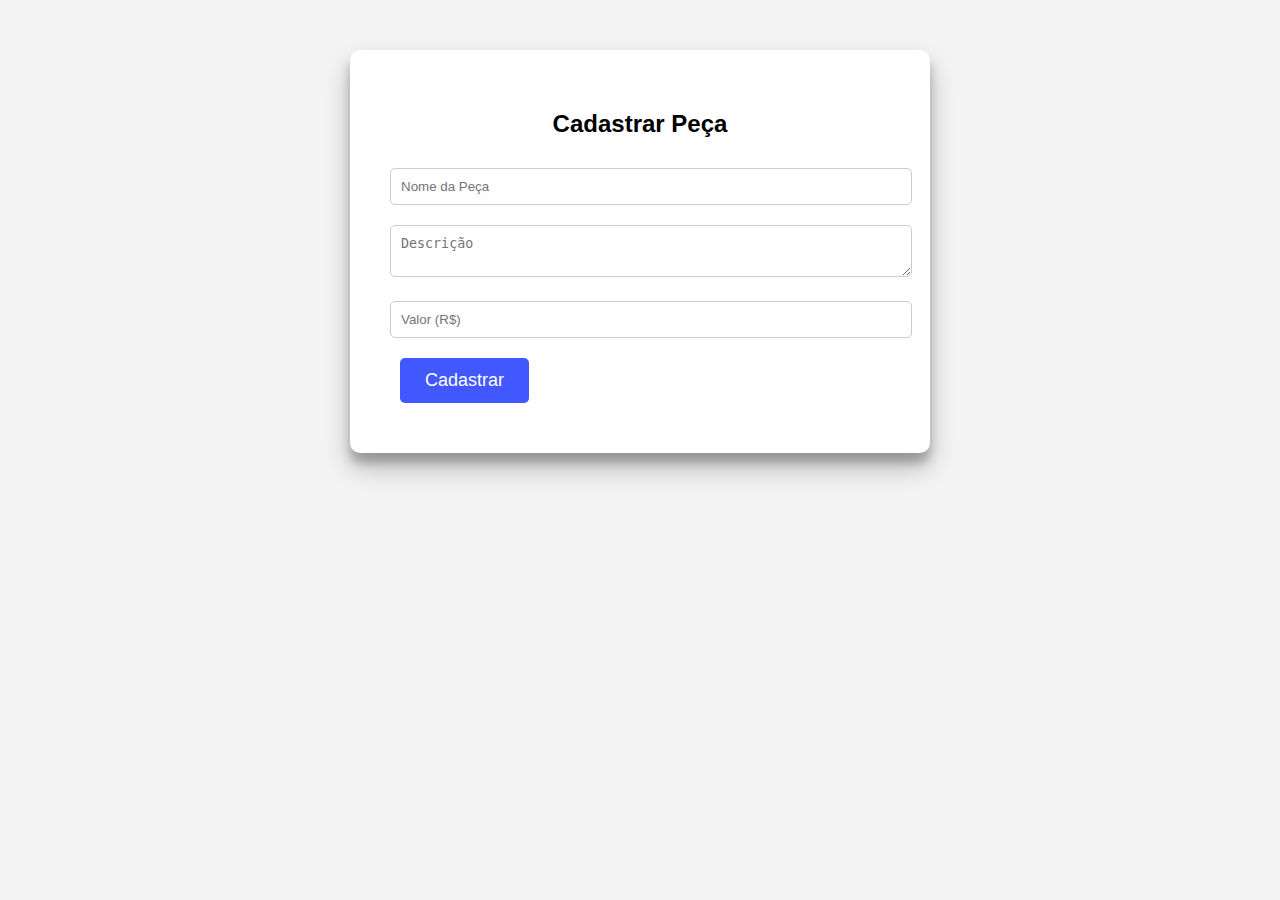
<file: cadastrar_peca.html>
<!DOCTYPE html>
<html lang="pt-BR">
<head>
    <meta charset="UTF-8">
    <meta name="viewport" content="width=device-width, initial-scale=1.0">
    <link rel="icon" href="assets/img/icon_Onficina.png">
    <title>Cadastrar Peça - ONFICINA</title>
    <style>
        body {
            font-family: Arial, sans-serif;
            background-color: #f4f4f4;
            margin: 0;
            padding: 0;
        }
        .form-container {
            display: flex;
            flex-direction: column;
            align-items: center;
            padding: 40px;
            background-color: #fff;
            border-radius: 10px;
            box-shadow: 0 14px 28px rgba(0, 0, 0, 0.25), 0 10px 10px rgba(0, 0, 0, 0.22);
            width: 90%;
            max-width: 500px;
            margin: 50px auto;
        }
        .form-container h2 {
            margin-bottom: 20px;
        }
        .form-container input, .form-container textarea {
            width: 100%;
            padding: 10px;
            margin: 10px 0;
            border: 1px solid #ccc;
            border-radius: 5px;
        }
        .form-container button {
            padding: 12px 25px;
            margin: 10px;
            background-color: #4157FF;
            color: white;
            border: none;
            border-radius: 5px;
            cursor: pointer;
            font-size: 18px;
            transition: background-color 0.3s ease;
        }
        .form-container button:hover {
            background-color: #3545d4;
        }
    </style>
</head>
<body>
    <div class="form-container">
        <h2>Cadastrar Peça</h2>
        <form method="POST" action="cadastrar_peca.php">
            <input type="text" name="nome_peca" placeholder="Nome da Peça" required>
            <textarea name="descricao" placeholder="Descrição" required></textarea>
            <input type="number" name="valor" placeholder="Valor (R$)" step="0.01" required>
            <button type="submit">Cadastrar</button>
        </form>
    </div>
</body>
</html>
</file>
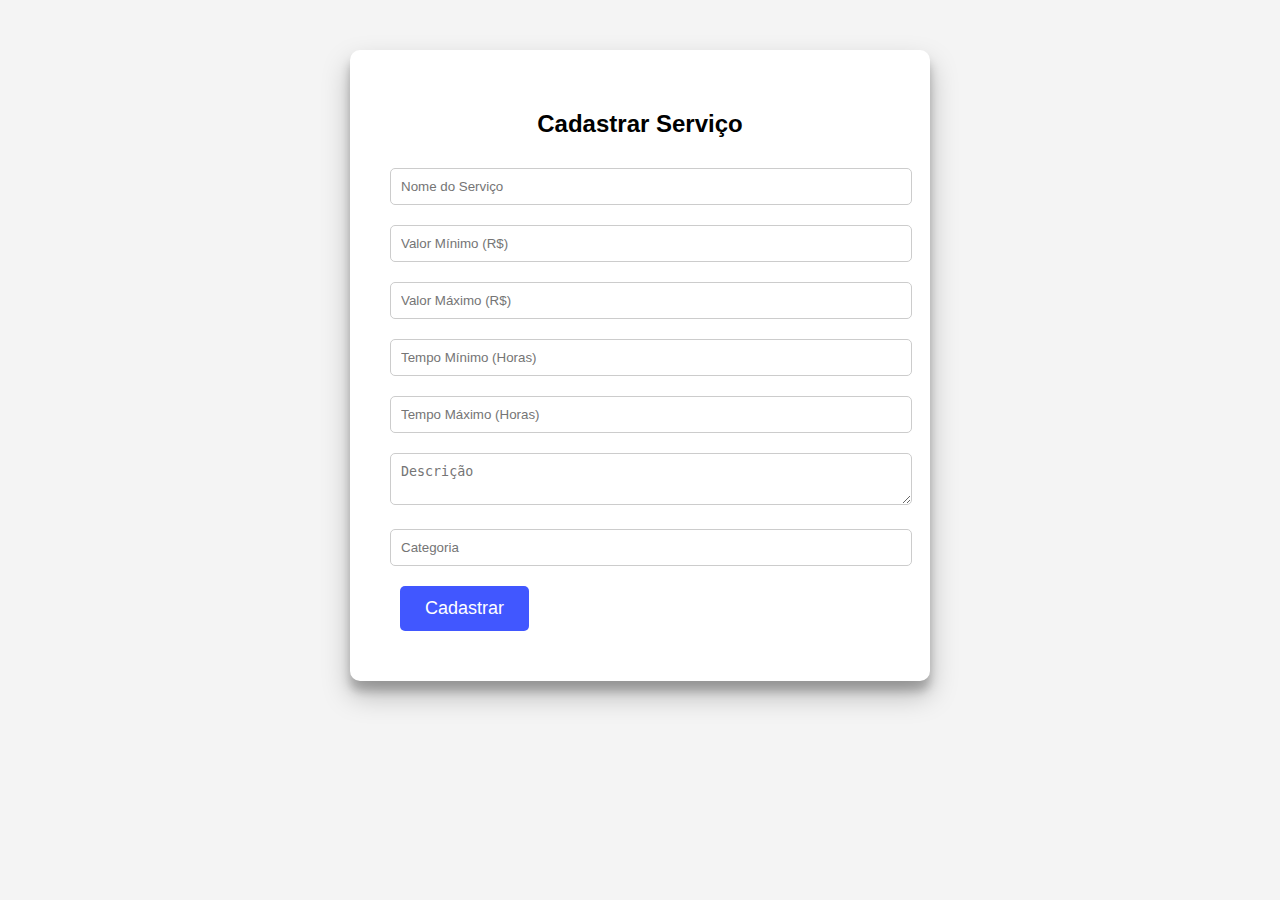
<file: cadastrar_servico_oficina.html>
<!DOCTYPE html>
<html lang="pt-BR">
<head>
    <meta charset="UTF-8">
    <meta name="viewport" content="width=device-width, initial-scale=1.0">
    <link rel="icon" href="assets/img/icon_Onficina.png">
    <title>Cadastrar Serviço - ONFICINA</title>
    <style>
        body {
            font-family: Arial, sans-serif;
            background-color: #f4f4f4;
            margin: 0;
            padding: 0;
        }
        .form-container {
            display: flex;
            flex-direction: column;
            align-items: center;
            padding: 40px;
            background-color: #fff;
            border-radius: 10px;
            box-shadow: 0 14px 28px rgba(0, 0, 0, 0.25), 0 10px 10px rgba(0, 0, 0, 0.22);
            width: 90%;
            max-width: 500px;
            margin: 50px auto;
        }
        .form-container h2 {
            margin-bottom: 20px;
        }
        .form-container input,
        .form-container select,
        .form-container textarea {
            width: 100%;
            padding: 10px;
            margin: 10px 0;
            border: 1px solid #ccc;
            border-radius: 5px;
        }
        .form-container button {
            padding: 12px 25px;
            margin: 10px;
            background-color: #4157FF;
            color: white;
            border: none;
            border-radius: 5px;
            cursor: pointer;
            font-size: 18px;
            transition: background-color 0.3s ease;
        }
        .form-container button:hover {
            background-color: #3545d4;
        }
    </style>
</head>
<body>
    <div class="form-container">
        <h2>Cadastrar Serviço</h2>
        <form method="POST" action="cadastrar_servico_oficina.php">
            <input type="text" name="nome_servico" placeholder="Nome do Serviço" required>
            <input type="number" name="valor_minimo" placeholder="Valor Mínimo (R$)" required step="0.01">
            <input type="number" name="valor_maximo" placeholder="Valor Máximo (R$)" required step="0.01">
            <input type="number" name="tempo_minimo" placeholder="Tempo Mínimo (Horas)" required>
            <input type="number" name="tempo_maximo" placeholder="Tempo Máximo (Horas)" required>
            <textarea name="descricao" placeholder="Descrição" required></textarea>
            <input type="text" name="categoria" placeholder="Categoria" required>
            <button type="submit">Cadastrar</button>
        </form>
    </div>
</body>
</html>
</file>
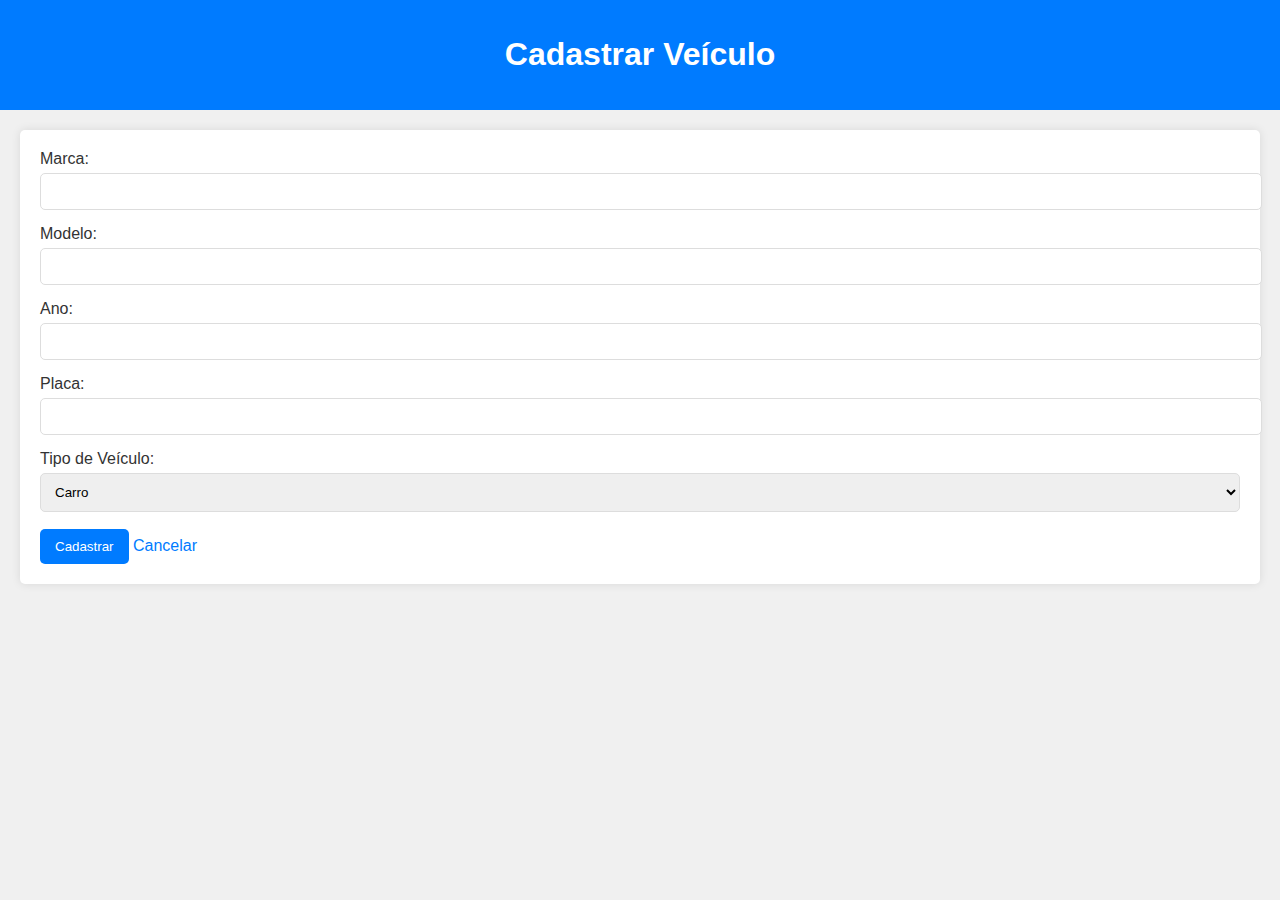
<file: cadastrar_veiculo.html>
<!DOCTYPE html>
<html lang="pt-BR">

<head>
    <link rel="icon" href="assets/img/icon_Onficina.png">
    <meta charset="UTF-8">
    <title>Cadastrar Veículo - ONFICINA</title>
    <style>
        body {
            font-family: Arial, sans-serif;
            margin: 0;
            padding: 0;
            background-color: #f0f0f0;
        }

        header {
            background-color: #007bff;
            color: white;
            padding: 15px;
            text-align: center;
        }

        .container {
            margin: 20px;
        }

        .card {
            background: #fff;
            border-radius: 5px;
            padding: 20px;
            box-shadow: 0 0 10px rgba(0, 0, 0, 0.1);
        }

        .card h2 {
            margin-top: 0;
            color: #007bff;
        }

        .form-group {
            margin-bottom: 15px;
        }

        .form-group label {
            display: block;
            margin-bottom: 5px;
            color: #333;
        }

        .form-group input,
        .form-group select {
            width: 100%;
            padding: 10px;
            border: 1px solid #ddd;
            border-radius: 5px;
        }

        .form-group input:focus,
        .form-group select:focus {
            border-color: #007bff;
            outline: none;
        }

        .btn {
            background-color: #007bff;
            color: white;
            padding: 10px 15px;
            border: none;
            border-radius: 5px;
            cursor: pointer;
        }

        .btn:hover {
            background-color: #0056b3;
        }

        .cancelar {
            margin-top: 10px;
            display: inline-block;
            text-decoration: none;
            color: #007bff;
        }
    </style>
</head>

<body>
    <header>
        <h1>Cadastrar Veículo</h1>
    </header>
    <div class="container">
        <div class="card">
            <form action="cadastrar_veiculo.php" method="POST">
                <div class="form-group">
                    <label for="marca">Marca:</label>
                    <input type="text" id="marca" name="marca" required>
                </div>
                <div class="form-group">
                    <label for="modelo">Modelo:</label>
                    <input type="text" id="modelo" name="modelo" required>
                </div>
                <div class="form-group">
                    <label for="ano">Ano:</label>
                    <input type="number" id="ano" name="ano" required min="1900" max="2100">
                </div>
                <div class="form-group">
                    <label for="placa">Placa:</label>
                    <input type="text" id="placa" name="placa" required>
                </div>
                <div class="form-group">
                    <label for="tipo_veiculo">Tipo de Veículo:</label>
                    <select id="tipo_veiculo" name="tipo_veiculo" required>
                        <option value="Carro">Carro</option>
                        <option value="Moto">Moto</option>
                        <option value="Caminhão">Caminhão</option>
                        <option value="Outro">Outro</option>
                    </select>
                </div>
                <button type="submit" class="btn">Cadastrar</button>
                <a href="painel-usuario.html" class="cancelar">Cancelar</a>
            </form>
        </div>
    </div>
</body>

</html>
</file>
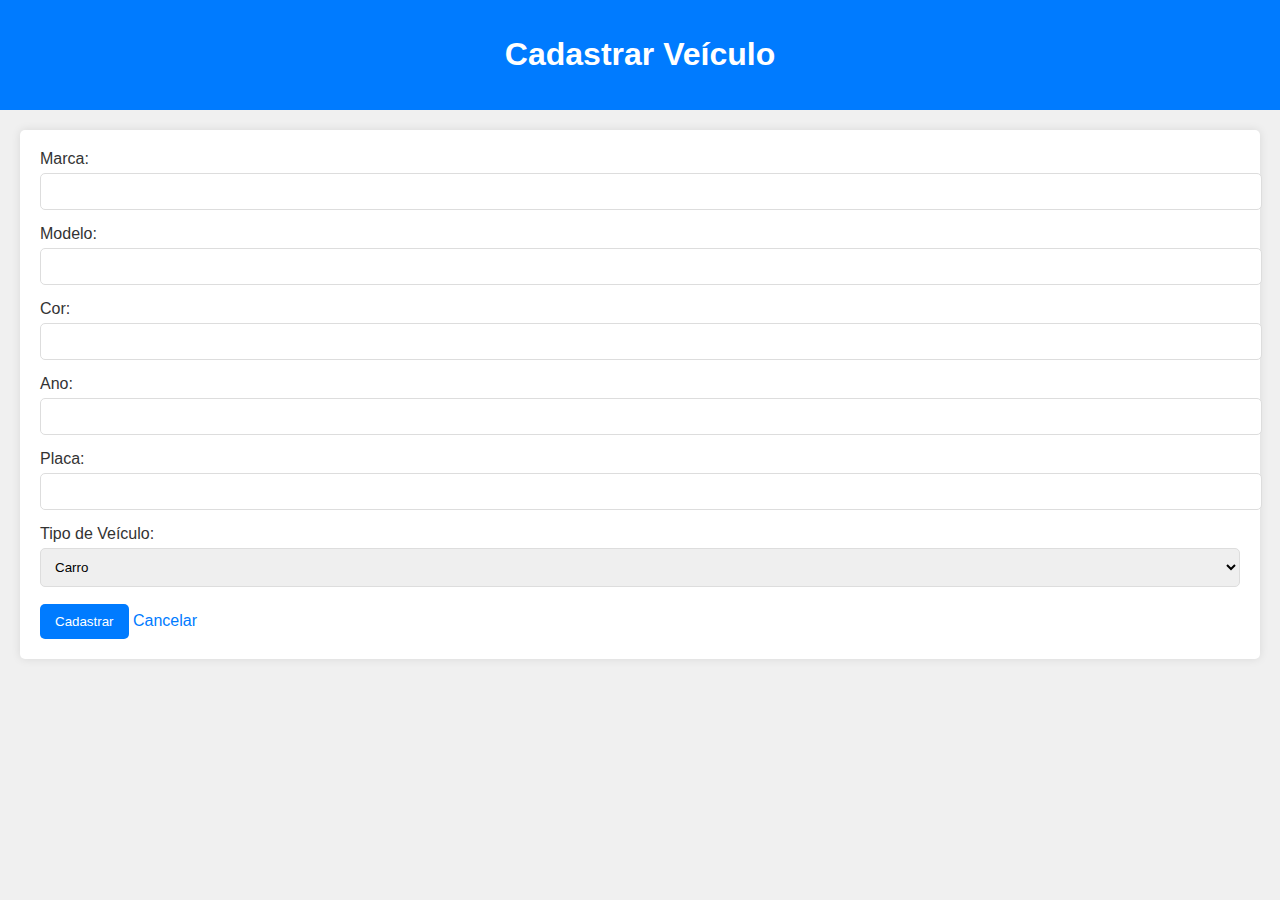
<file: cadastrar_veiculo_usuario.html>
<!DOCTYPE html>
<html lang="pt-BR">

<head>
    <link rel="icon" href="assets/img/icon_Onficina.png">
    <meta charset="UTF-8">
    <title>Cadastrar Veículo - ONFICINA</title>
    <style>
        body {
            font-family: Arial, sans-serif;
            margin: 0;
            padding: 0;
            background-color: #f0f0f0;
        }

        header {
            background-color: #007bff;
            color: white;
            padding: 15px;
            text-align: center;
        }

        .container {
            margin: 20px;
        }

        .card {
            background: #fff;
            border-radius: 5px;
            padding: 20px;
            box-shadow: 0 0 10px rgba(0, 0, 0, 0.1);
        }

        .card h2 {
            margin-top: 0;
            color: #007bff;
        }

        .form-group {
            margin-bottom: 15px;
        }

        .form-group label {
            display: block;
            margin-bottom: 5px;
            color: #333;
        }

        .form-group input,
        .form-group select {
            width: 100%;
            padding: 10px;
            border: 1px solid #ddd;
            border-radius: 5px;
        }

        .form-group input:focus,
        .form-group select:focus {
            border-color: #007bff;
            outline: none;
        }

        .btn {
            background-color: #007bff;
            color: white;
            padding: 10px 15px;
            border: none;
            border-radius: 5px;
            cursor: pointer;
        }

        .btn:hover {
            background-color: #0056b3;
        }

        .cancelar {
            margin-top: 10px;
            display: inline-block;
            text-decoration: none;
            color: #007bff;
        }
    </style>
</head>

<body>
    <header>
        <h1>Cadastrar Veículo</h1>
    </header>
    <div class="container">
        <div class="card">
            <form id="formVeiculo">
                <div class="form-group">
                    <label for="marca">Marca:</label>
                    <input type="text" id="marca" name="marca" required>
                </div>
                <div class="form-group">
                    <label for="modelo">Modelo:</label>
                    <input type="text" id="modelo" name="modelo" required>
                </div>
                <div class="form-group">
                    <label for="cor">Cor:</label>
                    <input type="text" id="cor" name="cor" required>
                </div>
                <div class="form-group">
                    <label for="ano">Ano:</label>
                    <input type="number" id="ano" name="ano" required min="1900" max="2100">
                </div>
                <div class="form-group">
                    <label for="placa">Placa:</label>
                    <input type="text" id="placa" name="placa" required>
                </div>
                <div class="form-group">
                    <label for="tipo_veiculo">Tipo de Veículo:</label>
                    <select id="tipo_veiculo" name="tipo_veiculo" required>
                        <option value="carro">Carro</option>
                        <option value="moto">Moto</option>
                        <option value="caminhão">Caminhão</option>
                        <option value="picape">Picape</option>
                        <option value="caminhonete">Caminhonete</option>
                        <option value="van">Van</option>
                        <option value="ônibus">Ônibus</option>
                        <option value="outro">Outro</option>
                    </select>
                </div>
                <button type="submit" class="btn">Cadastrar</button>
                <a href="painel_usuario.php" class="cancelar">Cancelar</a>
            </form>
        </div>
    </div>

    <script>
        document.getElementById('formVeiculo').addEventListener('submit', function (e) {
            e.preventDefault(); // Impede o envio do formulário padrão

            var formData = new FormData(this); // Captura os dados do formulário

            fetch('cadastrar_veiculo_usuario.php', {
                method: 'POST',
                body: formData,
            })
            .then(response => response.json())
            .then(data => {
                if (data.success) {
                    alert(data.message);
                    window.location.href = 'painel_usuario.php'; // Redireciona após o sucesso
                } else {
                    alert(data.message); // Mostra mensagem de erro
                }
            })
            .catch(error => console.error('Erro:', error));
        });
    </script>
</body>

</html>
</file>
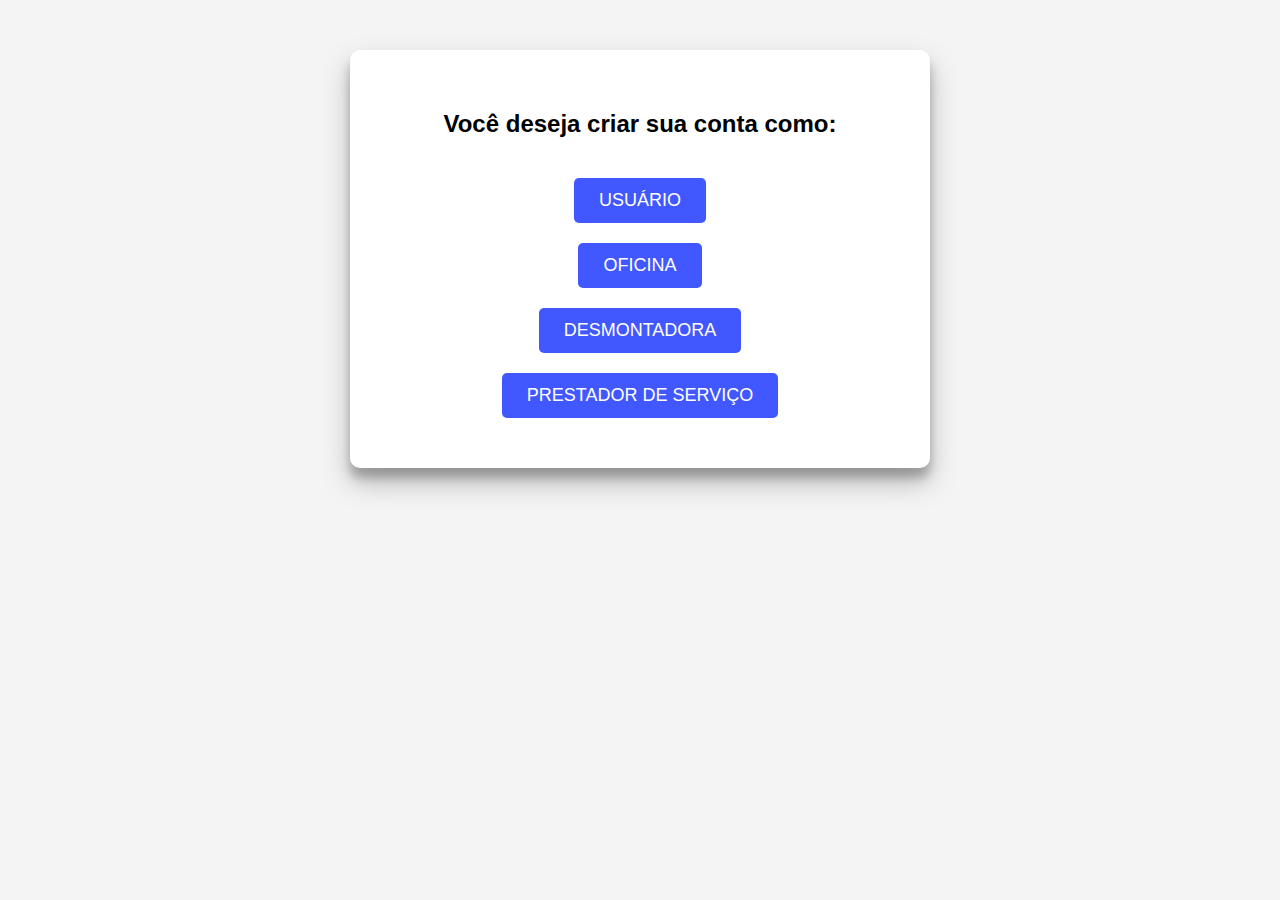
<file: cadastro.html>
<!DOCTYPE html>
<html lang="pt-BR">

<head>
    <meta charset="UTF-8">
    <meta name="viewport" content="width=device-width, initial-scale=1.0">
    <link rel="icon" href="assets/img/icon_Onficina.png">
    <title>Cadastro - ONFICINA</title>
    <style>
        body {
            font-family: Arial, sans-serif;
            background-color: #f4f4f4;
            margin: 0;
            padding: 0;
        }

        .option-container {
            display: flex;
            flex-direction: column;
            align-items: center;
            padding: 40px;
            background-color: #fff;
            border-radius: 10px;
            box-shadow: 0 14px 28px rgba(0, 0, 0, 0.25), 0 10px 10px rgba(0, 0, 0, 0.22);
            width: 90%;
            max-width: 500px;
            margin: 50px auto;
        }

        .option-container h2 {
            margin-bottom: 30px;
        }

        .option-container button {
            padding: 12px 25px;
            margin: 10px;
            background-color: #4157FF;
            color: white;
            border: none;
            border-radius: 5px;
            cursor: pointer;
            font-size: 18px;
            display: inline-block;
            transition: background-color 0.3s ease;
        }

        .option-container button:hover {
            background-color: #3545d4;
        }
    </style>
</head>

<body>
    <div class="option-container" id="option-container">
        <h2>Você deseja criar sua conta como:</h2>
        <button id="botao-usuario" aria-label="Cadastrar como Usuário">USUÁRIO</button>
        <button id="botao-oficina" aria-label="Cadastrar como Oficina">OFICINA</button>
        <button id="botao-desmontadora" aria-label="Cadastrar como Desmontadora">DESMONTADORA</button>
        <button id="botao-prestador" aria-label="Cadastrar como Prestador de Serviço">PRESTADOR DE SERVIÇO</button>
    </div>

    <script>
        const optionButtons = document.querySelectorAll('.option-container button');

        optionButtons.forEach(button => {
            button.addEventListener('click', () => {
                const tipo = button.id.replace('botao-', ''); // Define o valor do tipo
                switch (tipo) {
                    case 'usuario':
                        window.location.href = 'cadastro_usuario.php'; // Redireciona para a página de cadastro de usuário
                        break;
                    case 'oficina':
                        window.location.href = 'cadastro_oficina.php'; // Redireciona para a página de cadastro de oficina
                        break;
                    case 'desmontadora':
                        window.location.href = 'cadastro_desmontadora.php'; // Redireciona para a página de cadastro de desmontadora
                        break;
                    case 'prestador':
                        window.location.href = 'cadastro_prestador.php'; // Redireciona para a página de cadastro de prestador
                        break;
                    default:
                        break;
                }
            });
        });
    </script>
</body>

</html>
</file>
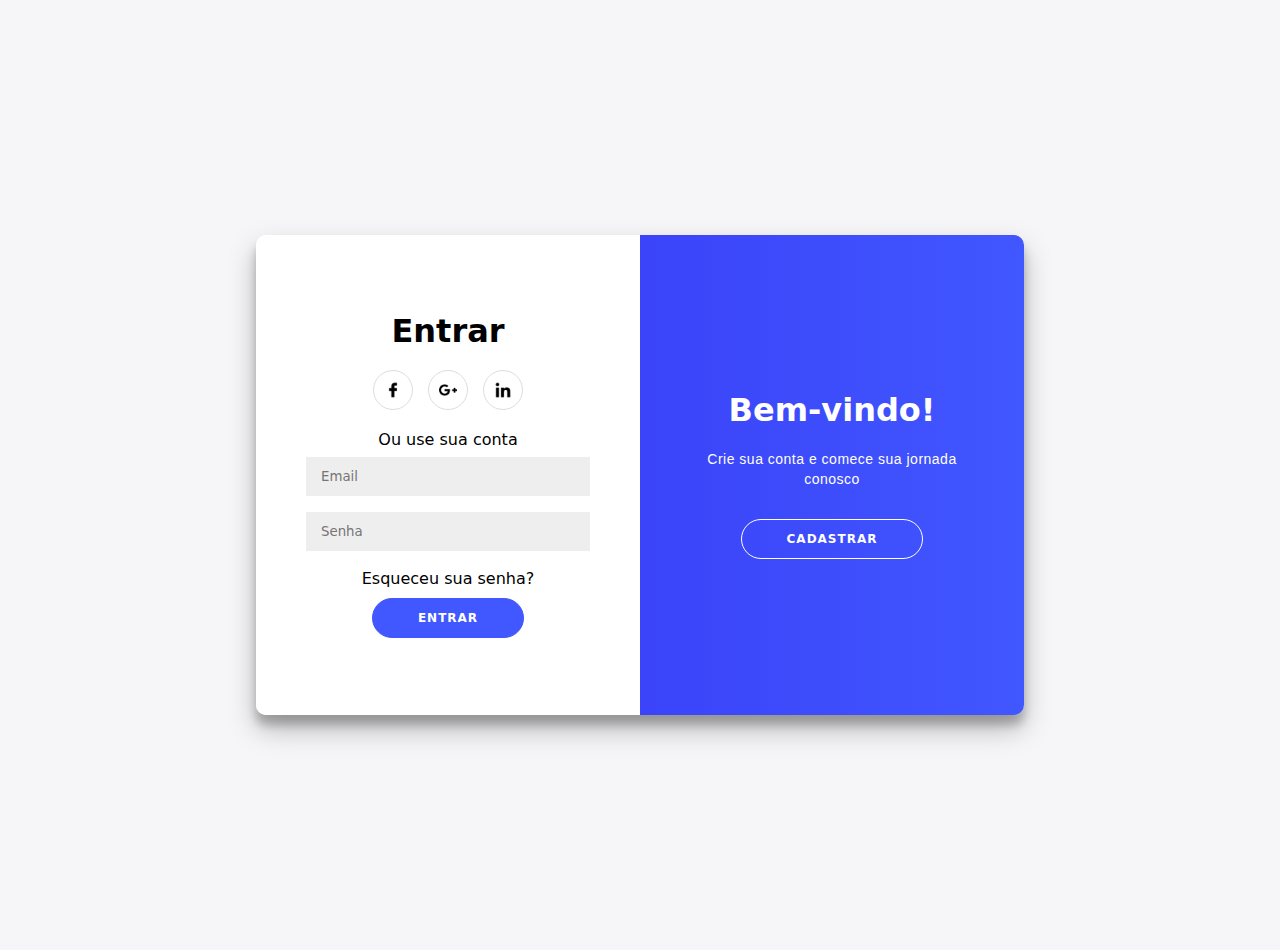
<file: login.html>
<!DOCTYPE html>
<html lang="pt-BR">

<head>
    <meta charset="UTF-8">
    <meta name="viewport" content="width=device-width, initial-scale=1.0">
    <link rel="stylesheet" href="style.css">
    <link rel="icon" href="assets/img/icon_Onficina.png">
    <title>ONFICINA</title>
</head>

<body>
    <main>
        <section id="main-login">
            <div class="container-login" id="container-login">
                <div class="form-container entrar-container">
                    <form action="login.php" method="POST"> <!-- Ação e método do formulário -->
                        <h1>Entrar</h1>
                        <div class="social-container">
                            <a href="#" class="social"><img class="fab fa-facebook-f" src="assets/img/icon-face-black.png" alt="Facebook"></a>
                            <a href="#" class="social"><img class="fab fa-google-plus-g" src="assets/img/icon-google-black.png" alt="Google"></a>
                            <a href="#" class="social"><img class="fab fa-linkedin-in" src="assets/img/icon-linkedin-black.png" alt="LinkedIn"></a>
                        </div>
                        <span>Ou use sua conta</span>
                        <input type="email" placeholder="Email" id="input-email-login" name="email" required />
                        <input type="password" placeholder="Senha" id="input-senha-login" name="senha" required />
                        <div class="error-message" id="error-message" style="display: none;" role="alert">Email ou senha inválidos</div>
                        <a href="#">Esqueceu sua senha?</a>
                        <button id="bot-entrar" type="submit">Entrar</button>
                    </form>
                </div>

                <div class="overlay-container">
                    <div class="overlay">
                        <div class="overlay-panel overlay-left">
                            <h1>Bem-vindo de volta!</h1>
                            <p>Faça o login para se manter conectado</p>
                            <button class="ghost" id="trocar-entrar">Entrar</button>
                        </div>
                        <div class="overlay-panel overlay-right">
                            <h1>Bem-vindo!</h1>
                            <p>Crie sua conta e comece sua jornada conosco</p>
                            <button class="ghost" id="botao-cadastrar">Cadastrar</button>
                        </div>
                    </div>
                </div>
            </div>
        </section>

        <section id="aviso-mobile">
            <div class="plataformas" style="height: 700px;">
                <div class="plataformas-texto" style="align-items: center">
                    <h2>BAIXE NOSSO APLICATIVO</h2>
                    <p>para acessar sua conta:</p>
                    <br>
                    <div class="download-app-mobile">
                        <a onclick="umami.track('App: Baixar na Google Play');" target="_blank" rel="noreferrer" href="#" class="btn-aplicativo">
                            <img loading="lazy" width="32" height="32" alt="Play Store" src="https://www.sults.com.br/sults/images/icones/rodape/logo_play_store.svg" style="width: 32px;">
                            <div class="app-info">
                                <span class="app-text">Baixar na</span>
                                <span class="app-name">Google Play</span>
                            </div>
                        </a>
                        <a onclick="umami.track('App: Baixar na App Store');" href="#" target="_blank" rel="noreferrer" class="btn-aplicativo">
                            <img loading="lazy" width="32" height="32" alt="App Store" src="https://www.sults.com.br/sults/images/icones/rodape/logo_apple_store.svg" style="width: 32px;">
                            <div class="app-info">
                                <span class="app-text">Baixar na</span>
                                <span class="app-name">App Store</span>
                            </div>
                        </a>
                    </div>
                </div>
                <img class="dispositivo" src="assets/img/cel.png" alt="Dispositivo Móvel">
            </div>
        </section>
    </main>

    <script>
        // Redirecionar para a página de cadastro
        const botaoCadastrar = document.getElementById('botao-cadastrar');

        botaoCadastrar.addEventListener('click', () => {
            window.location.href = 'cadastro.html';
        });

        // Funções originais
        const botTrocarCadastrar = document.getElementById('trocar-cadastrar');
        const botTrocarEntrar = document.getElementById('trocar-entrar');
        
        if (botTrocarCadastrar) {
            botTrocarCadastrar.addEventListener('click', () => {
                containerLogin.classList.add("right-panel-active");
            });
        }

        botTrocarEntrar.addEventListener('click', () => {
            containerLogin.classList.remove("right-panel-active");
        });

        // Lógica de exibição de mensagens de erro
        const errorMessage = document.getElementById('error-message');

        // Verifica se há um erro na URL e exibe a mensagem correspondente
        const urlParams = new URLSearchParams(window.location.search);
        if (urlParams.has('error')) {
            errorMessage.style.display = 'block';
        }
    </script>
</body>

</html>
</file>
<file: style.css>
/*=============== BASE ===============*/
* {
  font-family: system-ui, -apple-system, 'Segoe UI', Roboto, 'Helvetica Neue', Arial, 'Noto Sans', sans-serif, 'Apple Color Emoji', 'Segoe UI Emoji', 'Segoe UI Symbol', 'Noto Color Emoji';
  box-sizing: border-box;
  padding: 0;
  margin: 0;
}

:root {
  --black-color: hsl(0, 0%, 0%);
  --black-white: hsl(0, 0%, 100%);
  --white-color-light: hsl(221, 59%, 88%);
  --black-color-lighten: hsl(220, 20%, 18%);
  --white-color: #fff;
  --body-color: hsl(220, 100%, 97%);
  --color-blue-background: #4157FF;
  --color-white-background: #ffffff;
  --color-black-background: #000000;
}


body {
  font-family: var(--body-font);
  font-size: var(--normal-font-size);
  /* background-color: var(--body-color); */
}

ul {
  list-style: none;
}

a {
  text-decoration: none;
}

button, a {
  cursor: pointer;
}

.container {
  max-width: 1120px;
  margin-inline: 1.5rem;
}

.center {
  display: flex;
  align-items: center;
  justify-content: center;
}

/*
======================================================
                          MENU
======================================================
*/

.header {
  position: fixed;
  top: 0;
  left: 0;
  width: 100%;
  background-color: var(--white-color);
  box-shadow: 0 2px 16px hsla(220, 32%, 8%, .3);
  z-index: 1000;
}

.nav {
  height: var(--header-height);
}

.nav__logo,
.nav__burger,
.nav__close {
  color: var(--black-color);
}

.nav__data {
  height: 100%;
  display: flex;
  align-items: center;
  justify-content: space-between;
  margin-right: 30px;
}

.nav__logo {
  display: inline-flex;
  align-items: center;
  column-gap: .25rem;
  font-weight: var(--font-semi-bold);
}

.nav__logo i {
  font-weight: initial;
  font-size: 1.25rem;
}

.nav_data_itens {
  display: flex;
  align-items: center;
}

.nav__toggle {
  position: absolute;
  right: 1rem;
  width: 32px;
  height: 32px;
}

.nav__burger,
.nav__close {
  position: absolute;
  width: max-content;
  height: max-content;
  inset: 0;
  margin: auto;
  font-size: 1.25rem;
  cursor: pointer;
  transition: opacity .1s, transform .4s;
}

.nav__close {
  opacity: 0;
}

.nav__menu {
  display: flex;
  width: 1000px;
  justify-content: space-between;
}

@media screen and (max-width: 1164px) {
  .carousel .cards  {
    grid-auto-columns: calc((100% / 3) - 40px);
  }
  .container {
    flex-direction: column;

  }

  .nav__data {
    justify-content: space-between;
    display: flex;
  }

  .nav__menu {
    display: block;
    justify-content: center;
  }

  .div-button {
    width: 100%;
    text-align: center;
    margin-top: 1rem;
    padding: 24px 24px 32px 24px;
    background: white;
    position: fixed;
  }

  .div-button .login-button, .link-button-watch {
    width: 100%;
  }

  .nav__menu {
    position: absolute;
    left: 0;
    top: 2.5rem;
    width: 100%;
    height: calc(50vh - 3.5rem);
    overflow: auto;
    pointer-events: none;
    opacity: 0;
    transition: top .4s, opacity .3s;
    background-color: white;
  }

  .nav__menu.show-menu {
    pointer-events: initial;
    opacity: 1;
  }
  .header {
    display: flex;
    align-items: center;
    height: 100px;
  }

  .nav__menu {
    display: block;
    justify-content: center;
  }

  .div-button .login-button {
    width: 95%;
  }

  .nav__menu::-webkit-scrollbar {
    width: 0;
  }

  .nav__list {
    padding-top: 1rem;
  }

  #img-profissional-2{
    display: none;
   }
  #text-main img{
    display: none;
  }
  
  .dispositivo{
    display: none;
  }
  
  .main-text {
    display: flex;
    flex-direction: column;
    justify-content: center;
  }
  
  .carousel .cards {
    grid-auto-columns: calc((100% / 1) - 40px);
  }
  
  #text-main  {
    display: flex;
    align-items: center;
    justify-content: center;
  }
  
}

.nav__link {
  color: var(--black-color);
  background-color: var(--white-color);
  font-weight: var(--font-semi-bold);
  padding: 1.25rem 1.5rem;
  display: flex;
  justify-content: space-between;
  align-items: center;
  transition: background-color .3s;
}

.nav__link, .dropdown__link {
  margin-left: 30px;
  margin-right: 30px;
}

.nav__link:hover {
  background-color: var(--black-color-light);
}

/* Show menu */
.show-menu {
  opacity: 1;
  top: 5.5rem;
  pointer-events: initial;
}

/* Show icon */
.show-icon .nav__burger {
  opacity: 0;
  transform: rotate(90deg);
}

.show-icon .nav__close {
  opacity: 1;
  transform: rotate(90deg);
}

/*=============== DROPDOWN ===============*/
.dropdown__item {
  cursor: pointer;
}

.dropdown__arrow {
  font-size: 1.25rem;
  font-weight: initial;
  transition: transform .4s;
}

.dropdown__link,
.dropdown__sublink {
  padding: 1.25rem 1.25rem 1.25rem 2.5rem;
  color: var(--black-color);
  background-color: var(--white-color);
  display: flex;
  align-items: center;
  column-gap: .5rem;
  font-weight: var(--font-semi-bold);
  transition: background-color .3s;
}

.dropdown__link i,
.dropdown__sublink i {
  font-size: 1.25rem;
  font-weight: initial;
}

.dropdown__link:hover,
.dropdown__sublink:hover {
  background-color: var(--white-color-light);
}

.dropdown__menu,
.dropdown__submenu {
  max-height: 0;
  overflow: hidden;
  transition: max-height .4s ease-out;
}

/* Show dropdown menu & submenu */
.dropdown__item:hover .dropdown__menu,
.dropdown__subitem:hover>.dropdown__submenu {
  max-height: 1000px;
  transition: max-height .4s ease-in;
}

/* Rotate dropdown icon */
.dropdown__item:hover .dropdown__arrow {
  transform: rotate(180deg);
}


/*=============== BREAKPOINTS ===============*/
/* For small devices */
@media screen and (max-width: 340px) {
  .container {
    margin-inline: 1rem;
  }

  .nav__link {
    padding-inline: 1rem;
  }
}

/* For large devices */
@media screen and (min-width: 1164px) {
  .container {
    margin-inline: auto;
  }

  .nav {
    height: calc(var(--header-height) + 2rem);
    display: flex;
  }

  .nav__toggle {
    display: none;
  }

  .nav__list {
    display: flex;
  }

  .nav__link {
    height: 100%;
    padding: 0;
    justify-content: initial;
    column-gap: .25rem;
  }

  .nav__link:hover {
    background-color: transparent;
  }

  .dropdown__item,
  .dropdown__subitem {
    position: relative;
  }

  .dropdown__menu,
  .dropdown__submenu {
    max-height: initial;
    overflow: initial;
    position: absolute;
    left: 0;
    top: 6rem;
    opacity: 0;
    pointer-events: none;
    transition: opacity .3s, top .3s;
  }

  .dropdown__link,
  .dropdown__sublink {
    padding-inline: 1rem 3.5rem;
  }

  .dropdown__subitem .dropdown__link {
    padding-inline: 1rem;
  }

  .dropdown__submenu {
    position: absolute;
    left: 100%;
    top: .5rem;
  }

  /* Show dropdown menu */
  .dropdown__item:hover .dropdown__menu {
    opacity: 1;
    top: 3.4rem;
    pointer-events: initial;
    transition: top .3s;
  }

  /* Show dropdown submenu */
  .dropdown__subitem:hover>.dropdown__submenu {
    opacity: 1;
    top: 0;
    pointer-events: initial;
    transition: top .3s;
  }
}

.property-logo-mobile {
  width: 50px;
}

.title-logo, .title-logo-mobile {
  font-size: 24px;
  font-weight: bold;
  color: #032d60;
  text-align: center;
}

.div-button {
  display: flex;
  align-items: center;
  justify-content: center;
  cursor: pointer;
}

.login-button:hover {
  border: solid #023248;
  background-color: #023248;
}

.login-button a:hover, .free-trial a:hover {
  color: white;
}

.login-button {
  color: white;
  font-size: 16px;
  font-weight: 700;
  cursor: pointer;
  padding: 8px 24px;
  border-radius: 4px;
  white-space: nowrap;
  border: solid var(--color-blue-background);
  background-color: var(--color-blue-background);
}

.nav-itens {
  width: 100%;
  display: flex;
  align-items: center;
  justify-content: space-between;
}

.img-mobile {
  margin-right: 5px;
}

/*
======================================================
                          MAIN 
======================================================
*/
.introducao {
  background-color: var(--body-color);
  ;
  color: white;
  height: 687.00px;
  display: flex;
  align-items: center;
  justify-content: center;
  gap: 150px;
  width: 100%;
}

.introducao h1 {
  font-family: 'inter', sans-serif;
  font-size: 4.5rem;
  line-height: 60px;
  font-weight: 800;
  margin-bottom: 20px;
  color: var(--color-black-background);
}

/*wave*/
#wave-transition {
  position: relative;
  z-index: -1;
  margin-top: -1px;
  margin-bottom: -100px;
  height: 200px;
  background: var(--body-color);
  ;
  clip-path: polygon(100% 0%, 0% 0%, 0.00% 54.63%, 2.00% 54.55%, 4.00% 54.32%, 6.00% 53.94%, 8.00% 53.41%, 10.00% 52.75%, 12.00% 51.96%, 14.00% 51.06%, 16.00% 50.05%, 18.00% 48.97%, 20.00% 47.82%, 22.00% 46.62%, 24.00% 45.39%, 26.00% 44.16%, 28.00% 42.93%, 30.00% 41.73%, 32.00% 40.58%, 34.00% 39.50%, 36.00% 38.50%, 38.00% 37.60%, 40.00% 36.81%, 42.00% 36.14%, 44.00% 35.62%, 46.00% 35.23%, 48.00% 35.00%, 50.00% 34.93%, 52.00% 35.00%, 54.00% 35.23%, 56.00% 35.62%, 58.00% 36.14%, 60.00% 36.81%, 62.00% 37.60%, 64.00% 38.50%, 66.00% 39.50%, 68.00% 40.58%, 70.00% 41.73%, 72.00% 42.93%, 74.00% 44.16%, 76.00% 45.39%, 78.00% 46.62%, 80.00% 47.82%, 82.00% 48.97%, 84.00% 50.05%, 86.00% 51.06%, 88.00% 51.96%, 90.00% 52.75%, 92.00% 53.41%, 94.00% 53.94%, 96.00% 54.32%, 98.00% 54.55%, 100.00% 54.63%);
}

#text-main {
  display: flex;
  align-items: center;
  justify-content: center;
  top: 120px;
  position: absolute;
}

h1+p {
  font-family: 'inter', sans-serif;
  font-size: 30px;
  line-height: 30px;
  font-weight: 400;
  margin-bottom: 20px;
  color: var(--color-black-background);
}

#text-main a {
  font-family: 'DM Sans', sans-serif;
  border: none;
  padding: 15px 18px;
  border-radius: 30px;
  font-size: 17px;
  font-weight: 700;
  margin-top: 15px;
  cursor: pointer;
}

#text-main a:first-of-type {
  background-color: var(--color-white-background);
  color: black;
}

#text-main a:nth-of-type(2) {
  background-color: var(--color-blue-background);
  color: white;
}

/*
======================================================
                          SECTIONS
======================================================
*/
.inicio h2 {
  font-family: 'inter', sans-serif;
  font-family: 'inter', sans-serif;
  font-size: 2.5rem;
  line-height: 40px;
  margin-bottom: 20px;
}

.inicio p {
  font-family: 'inter', sans-serif;
  font-size: 22px;
  line-height: 1.5;
  font-weight: 100;
  margin: 10px 0 30px 0;
}

.inicio section {
  padding: 100px 0;
}

.inicio section>div {
  display: flex;
  align-items: center;
  gap: 80px;
}

.inicio section>div img {
  max-width: 500px;
  width: 90%;
}

.clientes {
  width: 100%;
  display: flex;
  align-items: center;
  flex-direction: column;
}

.clientes-section {
  background-color: var(--body-color);
}


/*
======================================================
                          PLATAFORMA
======================================================
*/
.plataformas {
  display: flex;
  border-radius: 15px;
  padding: 10px 20px;
  color: var(--color-white-background);
  background-color: var(--color-blue-background);
  justify-content: space-around;
}

.dispositivo {
  position: relative;
  width: 40%;
  transform: scaleX(-1);
}

.plataformas-texto {
  width: 100%;
  display: flex;
  flex-direction: column;
  justify-content: center;
}

.download-app-mobile {
  display: flex;
  gap: 15px;
}

.btn-aplicativo {
  display: flex;
  box-shadow: 0 4px 6px -1px rgba(0, 0, 0, 0.1), 0 2px 4px -1px rgba(0, 0, 0, 0.06) !important;
  background-color: #000000;
  border-radius: 10px;
  width: 150px;
  padding: 10px;
}

.download-app-mobile a img {

  margin-bottom: 2px;
  margin-right: 6px;
}

.app-info {
  display: flex;
  flex-direction: column;
  text-align: left;
}

.app-text {
  font-size: 12px;
  color: #cbcbcb;
  font-weight: 400;
  line-height: 1.3;
}

.app-name {
  color: white;
  font-weight: 700;
}

/* ======================================================
                      CARROSSEL1
======================================================= */
.carousel {
  max-width: 85%;
  position: relative;
}

.carousel i {
  top: 50%;
  height: 50px;
  width: 50px;
  cursor: pointer;
  font-size: 1.25rem;
  position: absolute;
  text-align: center;
  line-height: 50px;
  background: #fff;
  border-radius: 50%;
  box-shadow: 0 3px 6px rgba(0, 0, 0, 0.23);
  transform: translateY(-50%);
  transition: transform 0.1s linear;
}

.carousel .cards {
  display: grid;
  grid-auto-flow: column;
  grid-auto-columns: calc((100% / 3) - 40px);
  overflow-x: auto;
  scroll-snap-type: x mandatory;
  gap: 50px;
  border-radius: 8px;
  scroll-behavior: smooth;
  scrollbar-width: none;
}

.carousel i:first-child {
  left: -80px;
}

.carousel i:last-child {
  right: -80px;
}

.cards .card {
  scroll-snap-align: start;
  height: auto;
  list-style: none;
  background: #F3F5F8;
  cursor: pointer;
  padding: 30px;
  flex-direction: column;
  border-radius: 8px;
  display: flex;
  justify-content: flex-end;
  gap: 10px;
  align-items: end;
}

.content-secundary {
  flex-direction: column;
}

.carousel i:active {
  transform: translateY(-50%) scale(0.85);
}

.cards::-webkit-scrollbar {
  display: none;
}

.cards.no-transition {
  scroll-behavior: auto;
}

.cards p {
  font-size: 16px;
  line-height: normal;
}

#notification {
  margin-bottom: 75px
}

.cards img {
  display: flex;
  justify-content: center;
  align-items: center;
}

#left img, #right img {
  width: 10px;
}

/* Responsividade */
@media (max-width: 1164px) {
  .carousel i {
    height: 40px;
    width: 40px;
    font-size: 1rem;
    line-height: 40px;
  }

  .carousel i:first-child {
    left: -20px;
  }

  .carousel i:last-child {
    right: -20px;
  }

  .carousel .cards {
    grid-auto-columns: calc((100% / 2) - 20px);
  }

  .inicio section {
    padding: 50px 0;
}
}

@media (max-width: 1118px) {
  .carousel {
    max-width: 40%;
  }

  .carousel .cards {
    grid-auto-columns: calc(100%);
    gap: 20px;
  }

  .cards .card {
    padding: 20px;
  }
  .carousel-2 {
  max-width: 40%;
  position: relative;
}

.inicio section>div {
  gap: 20px;
}

.inicio p {
  margin: 10px 0 20px 0;
} 

    /*Footer*/
    .footer-container{
      height: auto;
  }

  #infos{
      flex-direction: column;
  }

  #social{
      flex-direction: column;
  }
}

/*
======================================================
                      CARROSSEL2
======================================================
*/
/*Bloco 6*/
.content-sixth {
  display: flex;
  align-items: center;
  justify-content: center;
  gap: 120px;
  width: 100%;
  height: 100%;
}

#img-profissional-2 {
  width: 358px;
}

#text-sixth {
  display: flex;
  align-items: start;
  flex-direction: column;
}

/*Carrossel 2 - Bloco 6*/
.carousel-2 {
  max-width: 40%;
  position: relative;
}

.carousel-2 i {
  top: 50%;
  height: 50px;
  width: 50px;
  cursor: pointer;
  font-size: 1.25rem;
  position: absolute;
  text-align: center;
  line-height: 50px;
  background: #fff;
  border-radius: 50%;
  box-shadow: 0 3px 6px rgba(0, 0, 0, 0.23);
  transform: translateY(-50%);
  transition: transform 0.1s linear;
}

.carousel-2 i img {
  margin: 12px 17px 12px;
}

.carousel-2 i:active {
  transform: translateY(-50%) scale(0.85);
}

.carousel-2 i:first-child {
  left: -80px;
}

.carousel-2 i:last-child {
  right: -80px;
}

.carousel-2 .cards {
  display: grid;
  grid-auto-flow: column;
  grid-auto-columns: calc((100% / 1) /*- 20px*/);
  overflow-x: auto;
  scroll-snap-type: x mandatory;
  gap: 40px;
  border-radius: 8px;
  scroll-behavior: smooth;
  scrollbar-width: none;
}

.carousel-2 .cards .card {
  scroll-snap-align: start;
  list-style: none;
  background: #ffffff00;
  cursor: pointer;
  flex-direction: column;
  border-radius: 8px;
  display: flex;
  padding: 0;
  align-items: unset;
}

.carousel-2 .cards .card img {
  width: 100%;;
}

.carousel-2 .cards .card p {

  text-align: center;
}

.main-section-sixth > div {
  display: flex
}

/*
======================================================
                          FOOTER
======================================================
*/
/*Footer*/
.footer-container h3, .footer-container p {
  color: white;
}

.footer-container {
  display: flex;
  padding-top: 20px;
  height: auto;
  background-color: #1B1F27;
  justify-content: center;
  align-items: center;
  flex-direction: column;
}

#infos {
  display: flex;
  gap: 20px;
  align-items: center;
  margin-bottom: 30px;
}

#infos img {
  max-width: 250px;
}

.info {
  width: 240px;
}

#social {
  margin-top: 20px;
  display: flex;
  align-items: center;
  text-align: center;
  width: 90%;
  justify-content: space-evenly
}

#social select {
  margin-left: 15px;
}

#options-linguage {
  display: flex;
}

#options-linguage select {
  background-color: transparent;
  border: 0;
  color: white;
  font-size: 18px;
}

.bots_social {
  float: left;
  display: flex;
}

.bots_social ul {
  width: auto;
  float: left;
  display: block;
}

.bots_social ul li {
  position: relative;
  list-style: none;
  float: left;
  margin: 15px;
  z-index: 1;
  overflow: hidden;
  border-radius: 50%;
  border: solid white;
  font-size: 1.5em;
  text-align: center;
}

.bots_social ul li a {
  width: 30px;
  height: 30px;
  line-height: 53px;
  display: block;
  text-decoration: none;
  color: #fff;
  transition: .4s;
}

.bots_social ul img {
  width: 20px;
  height: 36px;
}


#linha {
  width: 99.9%;
  background-color: #505F79;
  opacity: 100;
  margin: 0 0;
  align-items: start;
  color: inherit;
}

/*Pagina login*/
#main-login{
	background: #f6f5f7;
	display: flex;
	justify-content: center;
	align-items: center;
	flex-direction: column;
	font-family: 'Montserrat', sans-serif;
    height: 950px;
}

.container-login {
	background-color: #fff;
	border-radius: 10px;
  	box-shadow: 0 14px 28px rgba(0,0,0,0.25), 
	0 10px 10px rgba(0,0,0,0.22);
	position: relative;
	overflow: hidden;
	width: 768px;
	max-width: 100%;
	min-height: 480px;
}

.container-login h1{
    font-size: 32px;
}

.container-login button {
  border-radius: 20px;
  border: 1px solid #4157FF;
  background-color: #4157FF;
  color: #FFFFFF;
  font-size: 12px;
  font-weight: bold;
  padding: 12px 45px;
  letter-spacing: 1px;
  text-transform: uppercase;
  transition: transform 80ms ease-in;
}

.container-login button:active {
  transform: scale(0.95);
}

.container-login button:focus {
  outline: none;
}

.container-login button.ghost {
  background-color: transparent;
  border-color: #FFFFFF;
}

.container-login form {
  background-color: #FFFFFF;
  display: flex;
  align-items: center;
  justify-content: center;
  flex-direction: column;
  padding: 0 50px;
  height: 100%;
  text-align: center;
}

.container-login input {
  background-color: #eee;
  border: none;
  padding: 12px 15px;
  margin: 8px 0;
  width: 100%;
}

.form-container {
  position: absolute;
  top: 0;
  height: 100%;
  transition: all 0.6s ease-in-out;
}

.form-container a {
  margin: 10px 0 10px;
  color: #000000;
}

.entrar-container {
  left: 0;
  width: 50%;
  z-index: 2;
}

.container-login.right-panel-active .entrar-container {
  transform: translateX(100%);
}

.cadastro-container {
  left: 0;
  width: 50%;
  opacity: 0;
  z-index: 1;
}

.container-login.right-panel-active .cadastro-container {
  transform: translateX(100%);
  opacity: 1;
  z-index: 5;
  animation: show 0.6s;
}

@keyframes show {
	0%, 49.99% {
		opacity: 0;
		z-index: 1;
	}
	50%, 100% {
		opacity: 1;
		z-index: 5;
	}
}

.overlay-container {
  position: absolute;
  top: 0;
  left: 50%;
  width: 50%;
  height: 100%;
  overflow: hidden;
  transition: transform 0.6s ease-in-out;
  z-index: 100;
}

.container-login.right-panel-active .overlay-container {
  transform: translateX(-100%);
}

.overlay {
  background: linear-gradient(to right, #3430f3, #4157FF);
  background-repeat: no-repeat;
  background-size: cover;
  background-position: 0 0;
  color: #FFFFFF;
  position: relative;
  left: -100%;
  height: 100%;
  width: 200%;
  transform: translateX(0);
  transition: transform 0.6s ease-in-out;
}

.container-login.right-panel-active .overlay {
  transform: translateX(50%);
}

.overlay-panel {
  position: absolute;
  display: flex;
  align-items: center;
  justify-content: center;
  flex-direction: column;
  text-align: center;
  top: 0;
  height: 100%;
  width: 50%;
  transform: translateX(0);
  transition: transform 0.6s ease-in-out;
}

.overlay-panel h1 {
  color: white;
}

.overlay-panel p {
  color: white;
  font-size: 14px;
  font-weight: 100;
  line-height: 20px;
  letter-spacing: 0.5px;
  margin: 20px 0 30px;
  width: 300px;
}

.overlay-left {
  transform: translateX(-20%);
}

.container-login.right-panel-active .overlay-left {
  transform: translateX(0);
}

.overlay-right {
  right: 0;
  transform: translateX(0);
}

.container-login.right-panel-active .overlay-right {
  transform: translateX(20%);
}

.social-container {
  margin: 20px 0;
}

.social-container img {
  width: 18px;
}


.social-container a {
  border: 1px solid #DDDDDD;
  border-radius: 50%;
  display: inline-flex;
  justify-content: center;
  align-items: center;
  margin: 0 5px;
  height: 40px;
  width: 40px;
}

.error-message {
  color: red;
  margin-bottom: 10px;
  display: none;
}



#aviso-mobile{
display: none;

}


@media (max-width: 800px) {
  #main-login{
    display: none;
  }
  #aviso-mobile{
    display: block;
  }
}
</file>
